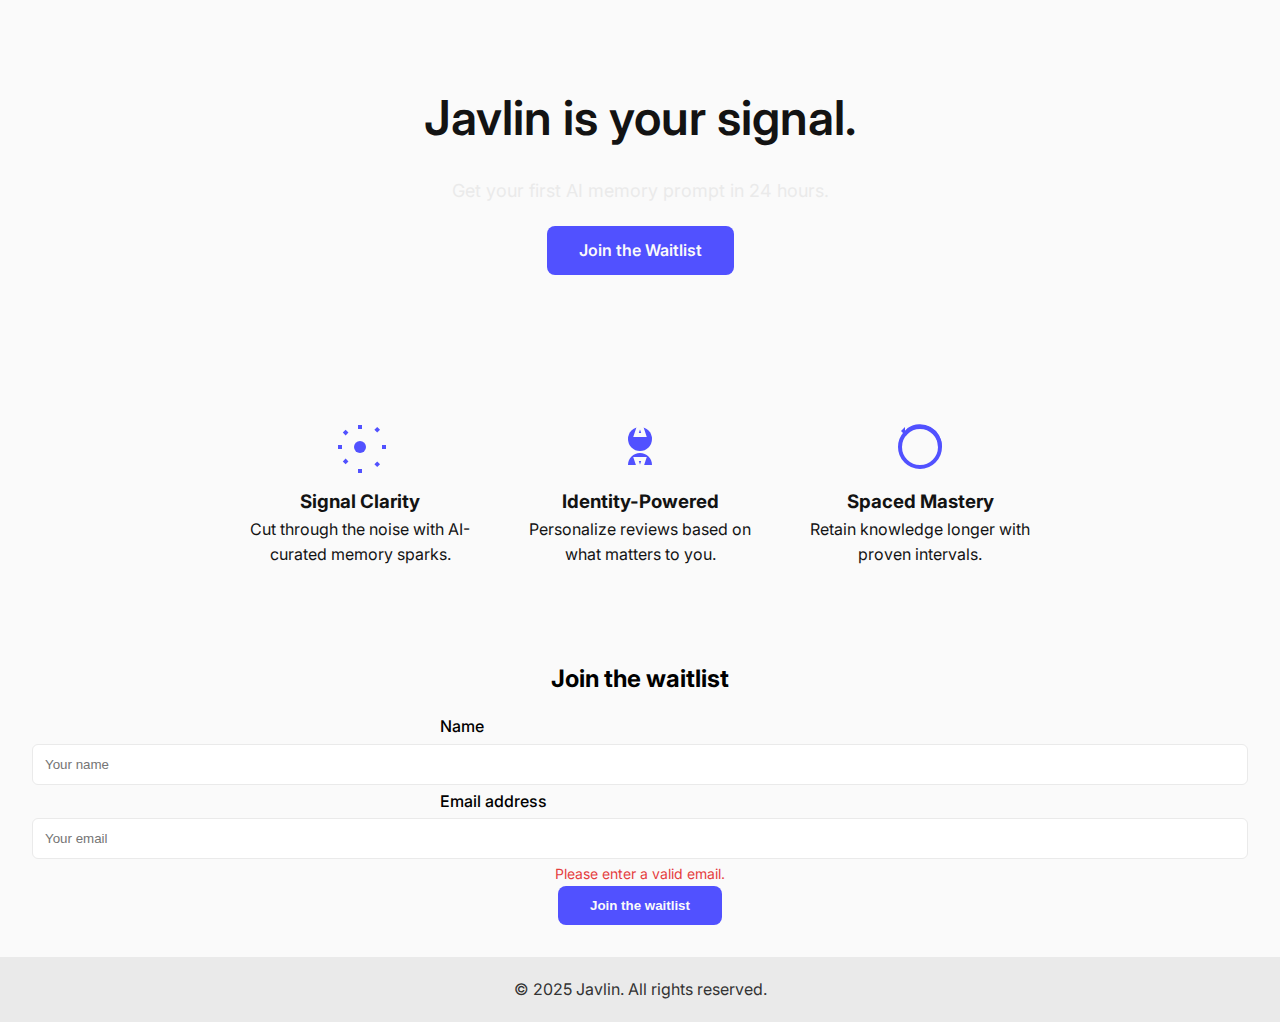
<file: index.html>
<!DOCTYPE html>
<html lang="en">
<head>
  <meta charset="UTF-8" />
  <meta name="viewport" content="width=device-width, initial-scale=1" />

  <!-- SEO & Social Meta -->
  <title>Join the Javlin Waitlist – Remember What Matters</title>
  <meta name="description" content="Join Javlin’s AI Memory Engine waitlist to get personalized spaced-repetition reminders." />
  <meta property="og:title" content="Join the Javlin Waitlist – Remember What Matters" />
  <meta property="og:description" content="Join Javlin’s AI Memory Engine waitlist to get personalized spaced-repetition reminders." />
  <meta property="og:image" content="https://yourdomain.com/og-image.png" />

  <!-- 4. Font Import & Application -->
  <link
    href="https://fonts.googleapis.com/css2?family=Inter:wght@400;500;600&display=swap"
    rel="stylesheet"
  />
  <style>
    :root {
      --font-sans: 'Inter','Helvetica Neue',Arial,sans-serif;
    }
    body {
      font-family: var(--font-sans);
    }
  </style>

  <!-- Main Stylesheet -->
  <link rel="stylesheet" href="style.css" />
</head>
<body>
  <header>
    <!-- Hero Section -->
    <section id="hero">
      <h1>Javlin is your signal.</h1>
      <p>Get your first AI memory prompt in 24 hours.</p>
      <a href="#waitlist" class="btn-primary">Join the Waitlist</a>
    </section>
  </header>

  <main>
    <!-- Features Section -->
    <section id="features">
      <div class="feature" tabindex="0">
        <img src="ICON_SIGNAL.svg" alt="Signal icon" loading="lazy" />
        <h3>Signal Clarity</h3>
        <p>Cut through the noise with AI-curated memory sparks.</p>
      </div>
      <div class="feature" tabindex="0">
        <img src="ICON_IDENTITY.svg" alt="Identity icon" loading="lazy" />
        <h3>Identity-Powered</h3>
        <p>Personalize reviews based on what matters to you.</p>
      </div>
      <div class="feature" tabindex="0">
        <img src="ICON_SPACED.svg" alt="Spaced icon" loading="lazy" />
        <h3>Spaced Mastery</h3>
        <p>Retain knowledge longer with proven intervals.</p>
      </div>
    </section>

    <!-- Waitlist Form Section -->
    <section
      id="waitlist"
      class="waitlist-form"
      aria-label="Join the Javlin waitlist"
    >
      <h2>Join the waitlist</h2>
      <div id="form-message" role="alert" aria-live="assertive"></div>

      <form id="waitlist-form" action="https://formspree.io/f/manjeqvv" method="POST" novalidate>
        <label for="name">Name</label>
        <input
          type="text"
          id="name"
          name="name"
          placeholder="Your name"
          required
        />
        <span class="error-message" id="error-name"></span>

        <label for="email">Email address</label>
        <input
          type="email"
          id="email"
          name="_replyto"
          placeholder="Your email"
          required
          class="js-validate-email"
        />
        <span class="error-message" id="error-email">Please enter a valid email.</span>

        <button type="submit" class="btn-primary">Join the waitlist</button>
      </form>
    </section>
  </main>

  <footer>
    © 2025 Javlin. All rights reserved.
  </footer>

  <!-- Form Validation & Submission Script -->
  <script>
    document.addEventListener('DOMContentLoaded', function() {
      const form = document.getElementById('waitlist-form');
      const nameField  = form.querySelector('#name');
      const emailField = form.querySelector('.js-validate-email');
      const nameError  = form.querySelector('#error-name');
      const emailError = form.querySelector('#error-email');
      const msgDiv     = document.getElementById('form-message');

      form.addEventListener('submit', async function(e) {
        e.preventDefault();
        // clear previous
        [nameError, emailError].forEach(el => el.textContent = '');
        [nameField, emailField].forEach(f => f.classList.remove('invalid'));
        msgDiv.textContent = '';

        let hasError = false;
        if (!nameField.value.trim()) {
          nameError.textContent = 'Please enter your name.';
          nameField.classList.add('invalid');
          hasError = true;
        }
        const email = emailField.value.trim();
        const pattern = /^[^\s@]+@[^\s@]+\.[^\s@]+$/;
        if (!email || !pattern.test(email)) {
          emailError.style.display = 'block';
          emailField.classList.add('invalid');
          hasError = true;
        }
        if (hasError) return;

        form.querySelector('button').disabled = true;
        try {
          const res = await fetch(form.action, {
            method: 'POST',
            body: new FormData(form),
            headers: { 'Accept': 'application/json' }
          });
          if (res.ok) {
            form.reset();
            msgDiv.textContent = 'Thanks! You’re on the list.';
          } else {
            msgDiv.textContent = 'Oops! Something went wrong.';
          }
        } catch {
          msgDiv.textContent = 'Oops! Something went wrong.';
        } finally {
          form.querySelector('button').disabled = false;
        }
      });
    });
  </script>
</body>
</html>
</file>
<file: style.css>
:root {
  --jet-black:   #131313;
  --white:       #FAFAFA;
  --neural-blue: #5151FF;
  --deep-night:  #0F0F33;
  --soft-gray:   #EAEAEA;
  --font-sans:   'Inter','Helvetica Neue',Arial,sans-serif;
}

* {
  box-sizing: border-box;
  margin: 0;
  padding: 0;
}

/* 2. Global focus outline & offset */
:focus {
  outline: 2px solid var(--neural-blue);
  outline-offset: 2px;
}

/* Base styles */
body {
  font-family: var(--font-sans);
  color: var(--jet-black);
  background: var(--white);
  line-height: 1.6;
}

/* Hero Section */
#hero {
  text-align: center;
  padding: 80px 20px;
}
#hero h1 {
  font-size: 3rem;
  font-weight: 600;
}
#hero p {
  margin: 20px 0;
  font-size: 1.125rem;
  color: var(--soft-gray);
}

/* CTA Button */
.btn-primary {
  display: inline-block;
  padding: 0.75rem 2rem;
  background-color: var(--neural-blue);
  color: var(--white);
  border-radius: 8px;
  font-weight: 600;
  text-decoration: none;
  border: none;
  cursor: pointer;
}

/* Features Section */
#features {
  display: flex;
  flex-wrap: wrap;
  justify-content: center;
  gap: 40px;
  padding: 60px 20px;
}
.feature {
  text-align: center;
  max-width: 240px;
  transition: transform 0.2s ease;
}
.feature img {
  max-width: 64px;
  height: auto;
}
/* Hover & focus state */
.feature:hover,
.feature:focus {
  transform: scale(1.05);
  outline: 2px solid var(--neural-blue);
  outline-offset: 2px;
}

/* Waitlist Form Section */
.waitlist-form {
  background: #FAFAFA;
  color: #000;
  padding: 2rem;
  border-radius: 0.5rem;
  text-align: center;
}
.waitlist-form h2 {
  margin-bottom: 1rem;
}
.waitlist-form label {
  display: block;
  margin: 0 auto 4px;
  max-width: 400px;
  text-align: left;
  font-weight: 500;
}
.waitlist-form input {
  width: 100%;
  padding: 12px;
  border: 1px solid var(--soft-gray);
  border-radius: 6px;
}
.waitlist-form input.invalid {
  border-color: #E53E3E;
}
.error-message {
  color: #E53E3E;
  font-size: 0.875rem;
  margin-top: 4px;
  display: block;
}

/* Footer Styling */
footer {
  background-color: var(--soft-gray);
  color: #333333;
  padding: 20px;
  text-align: center;
}

/* Responsive Hero Spacing */
@media screen and (max-width: 480px) {
  #hero {
    padding-top: 4rem;
    padding-bottom: 2rem;
  }
  #hero h1 {
    font-size: 2rem;
  }
}
</file>
